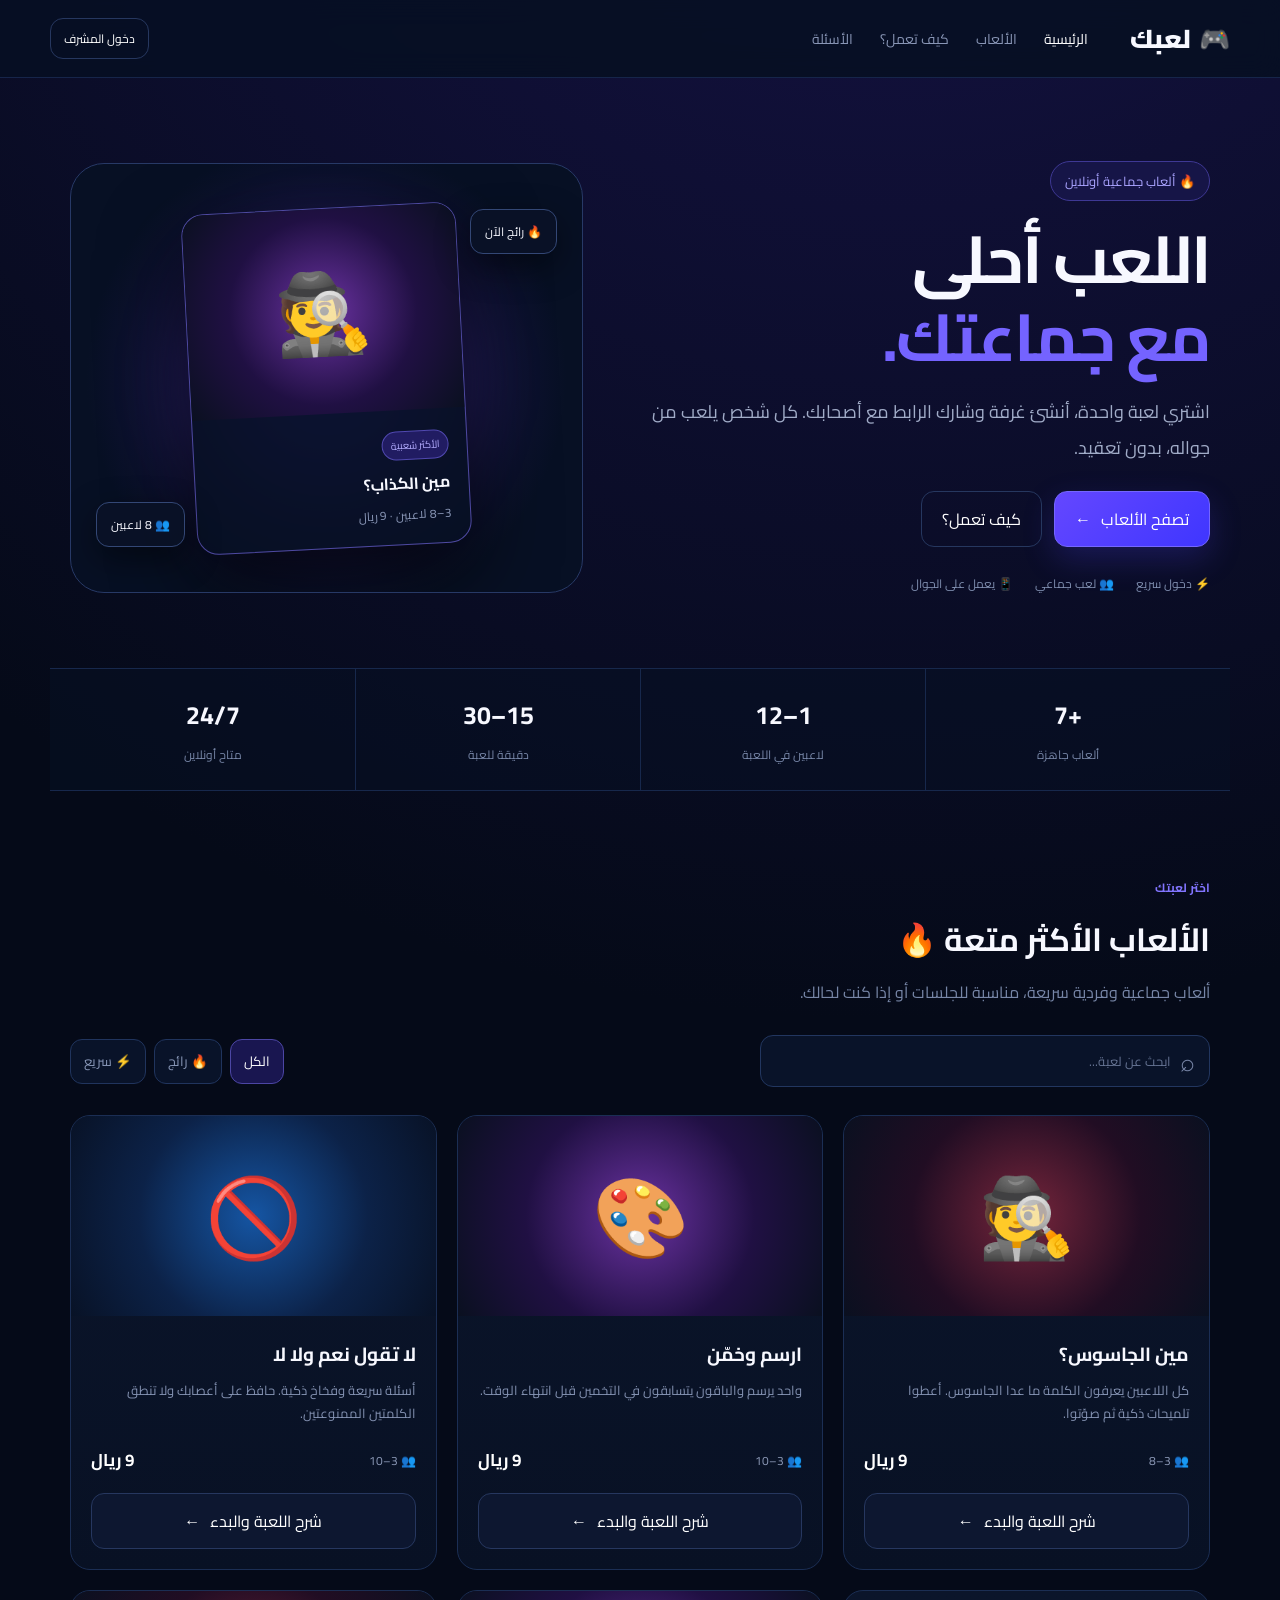
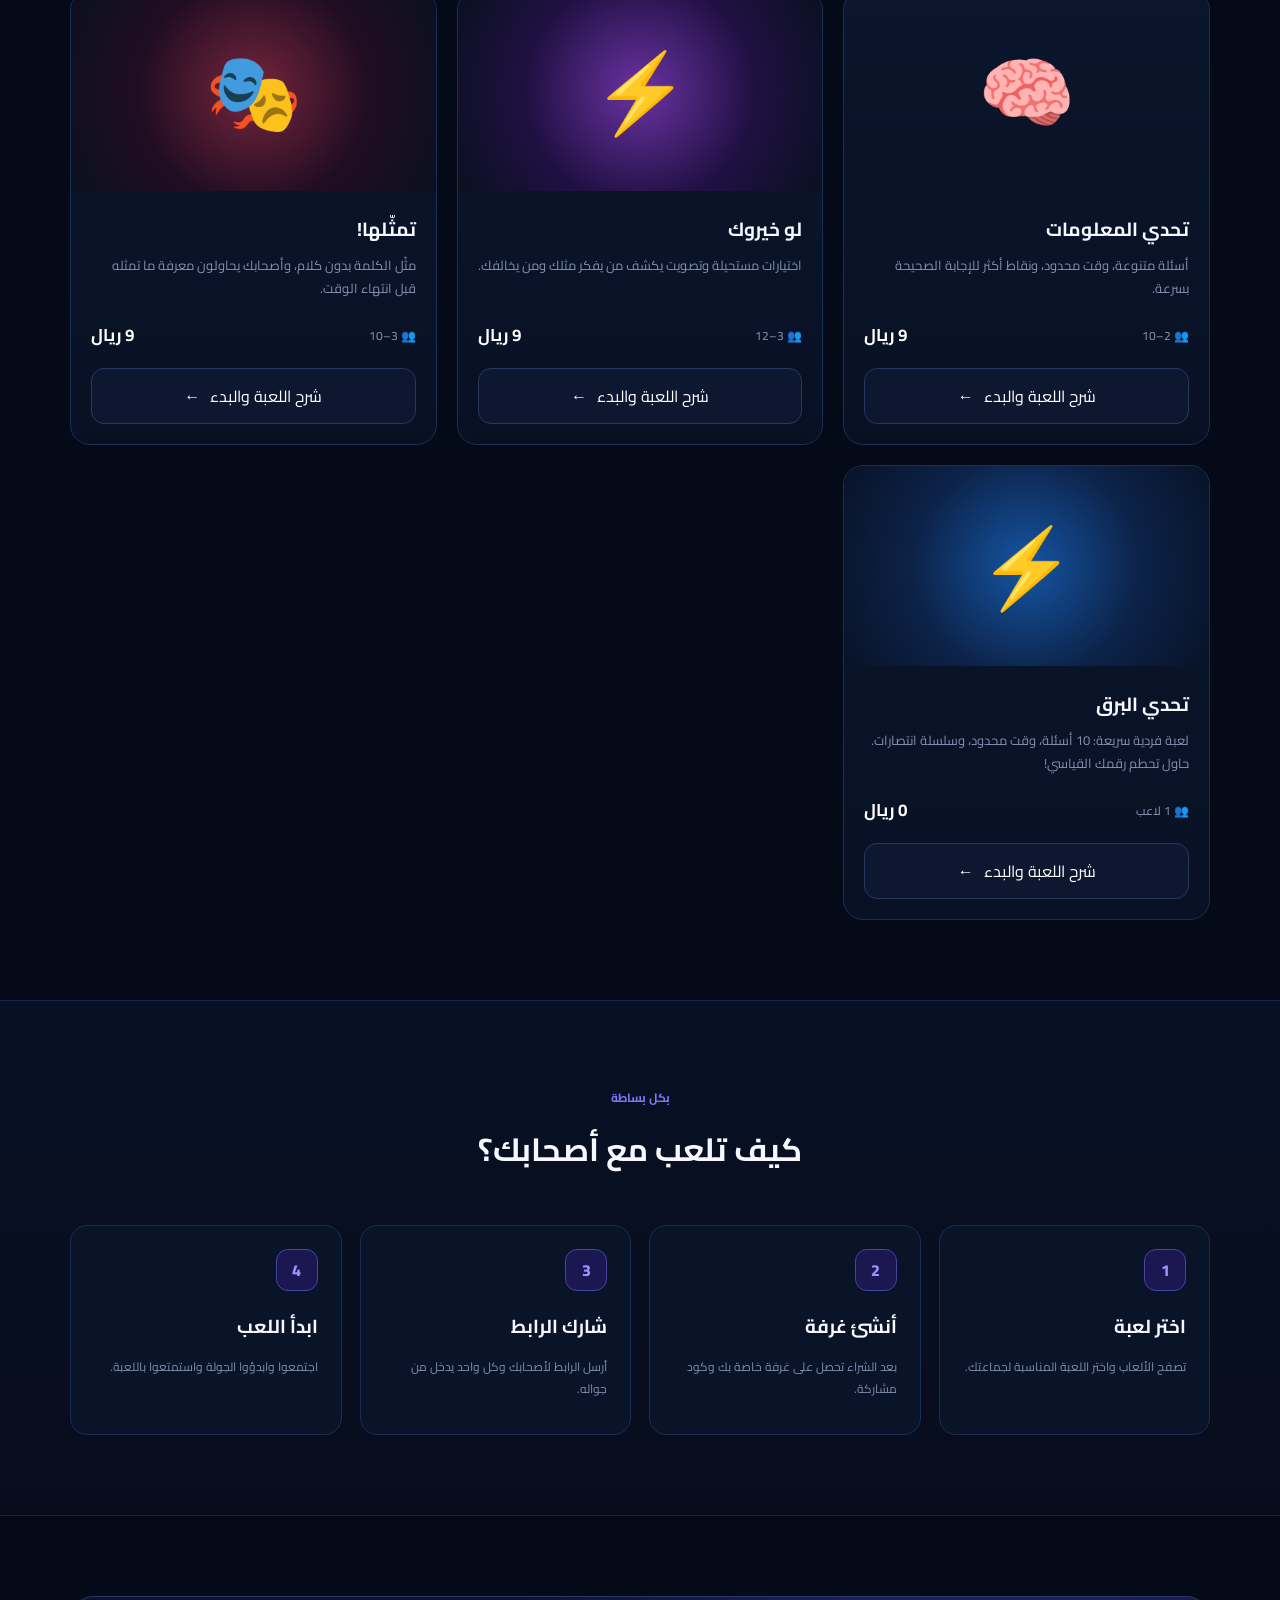
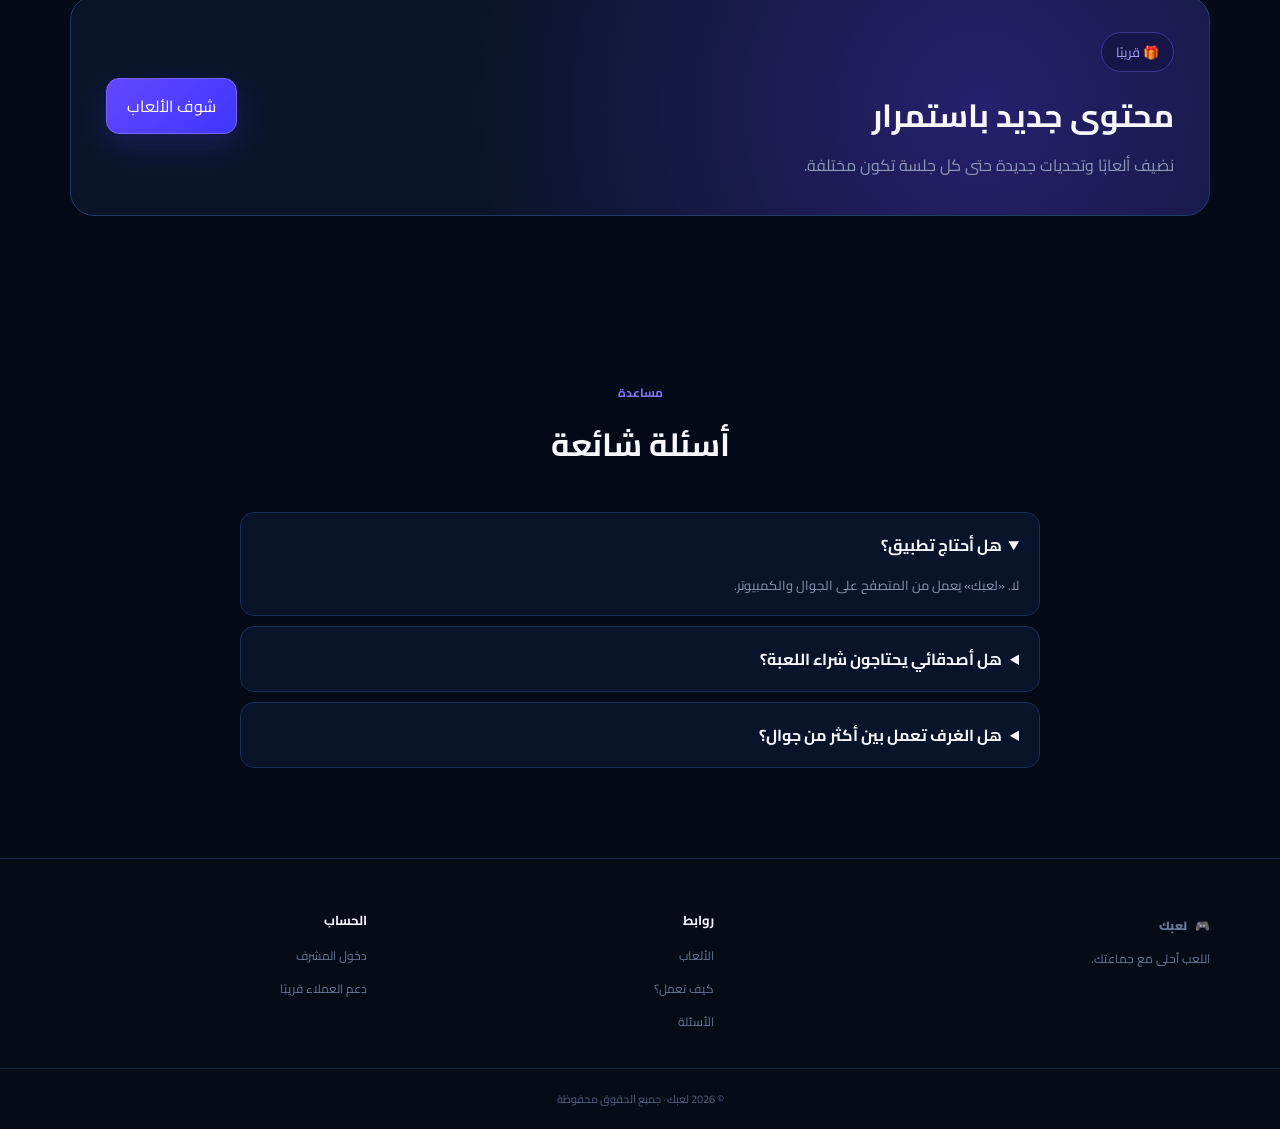
<file: index.html>
<!doctype html>
<html lang="ar" dir="rtl">
<head><meta charset="utf-8"><meta name="viewport" content="width=device-width,initial-scale=1"><meta name="theme-color" content="#070d1d"><title>لعبك | ألعاب جماعية أونلاين</title><link rel="stylesheet" href="styles.css"></head>
<body>
<header class="nav">
  <a class="logo" href="index.html"><span class="logo-mark">🎮</span><span>لعبك</span></a>
  <nav><a class="active" href="index.html">الرئيسية</a><a href="#games">الألعاب</a><a href="#how">كيف تعمل؟</a><a href="#faq">الأسئلة</a></nav>
  <div class="nav-actions"><a class="btn ghost small" href="admin.html">دخول المشرف</a><button class="menu-btn" onclick="toggleMenu()">☰</button></div>
</header>
<div id="mobileMenu" class="mobile-menu hidden"><a href="index.html">🏠 الرئيسية</a><a href="#games" onclick="toggleMenu()">🎮 الألعاب</a><a href="#how" onclick="toggleMenu()">✨ كيف تعمل؟</a><a href="#faq" onclick="toggleMenu()">❓ الأسئلة</a><a href="admin.html">👑 لوحة المشرف</a></div>
<main>
<section class="hero wrap">
  <div class="hero-copy"><span class="pill">🔥 ألعاب جماعية أونلاين</span><h1>اللعب أحلى<br><span>مع جماعتك.</span></h1><p>اشتري لعبة واحدة، أنشئ غرفة وشارك الرابط مع أصحابك. كل شخص يلعب من جواله، بدون تعقيد.</p><div class="hero-actions"><a class="btn primary" href="#games">تصفح الألعاب <b>←</b></a><a class="btn ghost" href="#how">كيف تعمل؟</a></div><div class="trust"><span>⚡ دخول سريع</span><span>👥 لعب جماعي</span><span>📱 يعمل على الجوال</span></div></div>
  <div class="hero-art"><div class="glow"></div><div class="hero-game-card"><div class="cover purple">🕵️</div><div class="hero-card-info"><span class="tag">الأكثر شعبية</span><b>مين الكذاب؟</b><small>3–8 لاعبين · 9 ريال</small></div></div><div class="float-chip chip-one">🔥 رائج الآن</div><div class="float-chip chip-two">👥 8 لاعبين</div></div>
</section>
<section class="stats-strip wrap"><div><b>+7</b><span>ألعاب جاهزة</span></div><div><b>1–12</b><span>لاعبين في اللعبة</span></div><div><b>15–30</b><span>دقيقة للعبة</span></div><div><b>24/7</b><span>متاح أونلاين</span></div></section>
<section id="games" class="section wrap"><div class="section-head"><div><span class="eyebrow">اختَر لعبتك</span><h2>الألعاب الأكثر متعة 🔥</h2><p>ألعاب جماعية وفردية سريعة، مناسبة للجلسات أو إذا كنت لحالك.</p></div></div><div class="game-tools"><div class="search"><span>⌕</span><input id="gameSearch" oninput="filterGames()" placeholder="ابحث عن لعبة..." autocomplete="off"></div><div class="filters"><button class="filter active" data-filter="all" onclick="setGameFilter('all',this)">الكل</button><button class="filter" data-filter="popular" onclick="setGameFilter('popular',this)">🔥 رائج</button><button class="filter" data-filter="quick" onclick="setGameFilter('quick',this)">⚡ سريع</button></div></div><div id="gamesGrid" class="grid"></div><div id="noGames" class="empty hidden">ما لقينا لعبة بهذا الاسم 😅</div></section>
<section id="how" class="how section"><div class="wrap"><div class="section-head center"><div><span class="eyebrow">بكل بساطة</span><h2>كيف تلعب مع أصحابك؟</h2></div></div><div class="steps"><article><div>1</div><h3>اختر لعبة</h3><p>تصفح الألعاب واختر اللعبة المناسبة لجماعتك.</p></article><article><div>2</div><h3>أنشئ غرفة</h3><p>بعد الشراء تحصل على غرفة خاصة بك وكود مشاركة.</p></article><article><div>3</div><h3>شارك الرابط</h3><p>أرسل الرابط لأصحابك وكل واحد يدخل من جواله.</p></article><article><div>4</div><h3>ابدأ اللعب</h3><p>اجتمعوا وابدؤوا الجولة واستمتعوا باللعبة.</p></article></div></div></section>
<section class="section wrap"><div class="promo"><div><span class="pill">🎁 قريبًا</span><h2>محتوى جديد باستمرار</h2><p>نضيف ألعابًا وتحديات جديدة حتى كل جلسة تكون مختلفة.</p></div><a class="btn primary" href="#games">شوف الألعاب</a></div></section>
<section id="faq" class="section wrap"><div class="section-head center"><div><span class="eyebrow">مساعدة</span><h2>أسئلة شائعة</h2></div></div><div class="faq"><details open><summary>هل أحتاج تطبيق؟</summary><p>لا. «لعبك» يعمل من المتصفح على الجوال والكمبيوتر.</p></details><details><summary>هل أصدقائي يحتاجون شراء اللعبة؟</summary><p>في النموذج الحالي، شخص واحد يشتري اللعبة وينشئ الغرفة ثم يدعو أصحابه.</p></details><details><summary>هل الغرف تعمل بين أكثر من جوال؟</summary><p>النسخة الحالية تجريبية. سنفعّل المزامنة الحقيقية بين الأجهزة مع ربط قاعدة البيانات.</p></details></div></section>
</main>
<footer><div class="wrap footer-inner"><div><a class="logo" href="index.html"><span class="logo-mark">🎮</span><span>لعبك</span></a><p>اللعب أحلى مع جماعتك.</p></div><div><b>روابط</b><a href="#games">الألعاب</a><a href="#how">كيف تعمل؟</a><a href="#faq">الأسئلة</a></div><div><b>الحساب</b><a href="admin.html">دخول المشرف</a><span>دعم العملاء قريبًا</span></div></div><div class="copyright">© 2026 لعبك · جميع الحقوق محفوظة</div></footer>
<script src="app.js"></script></body></html>
</file>
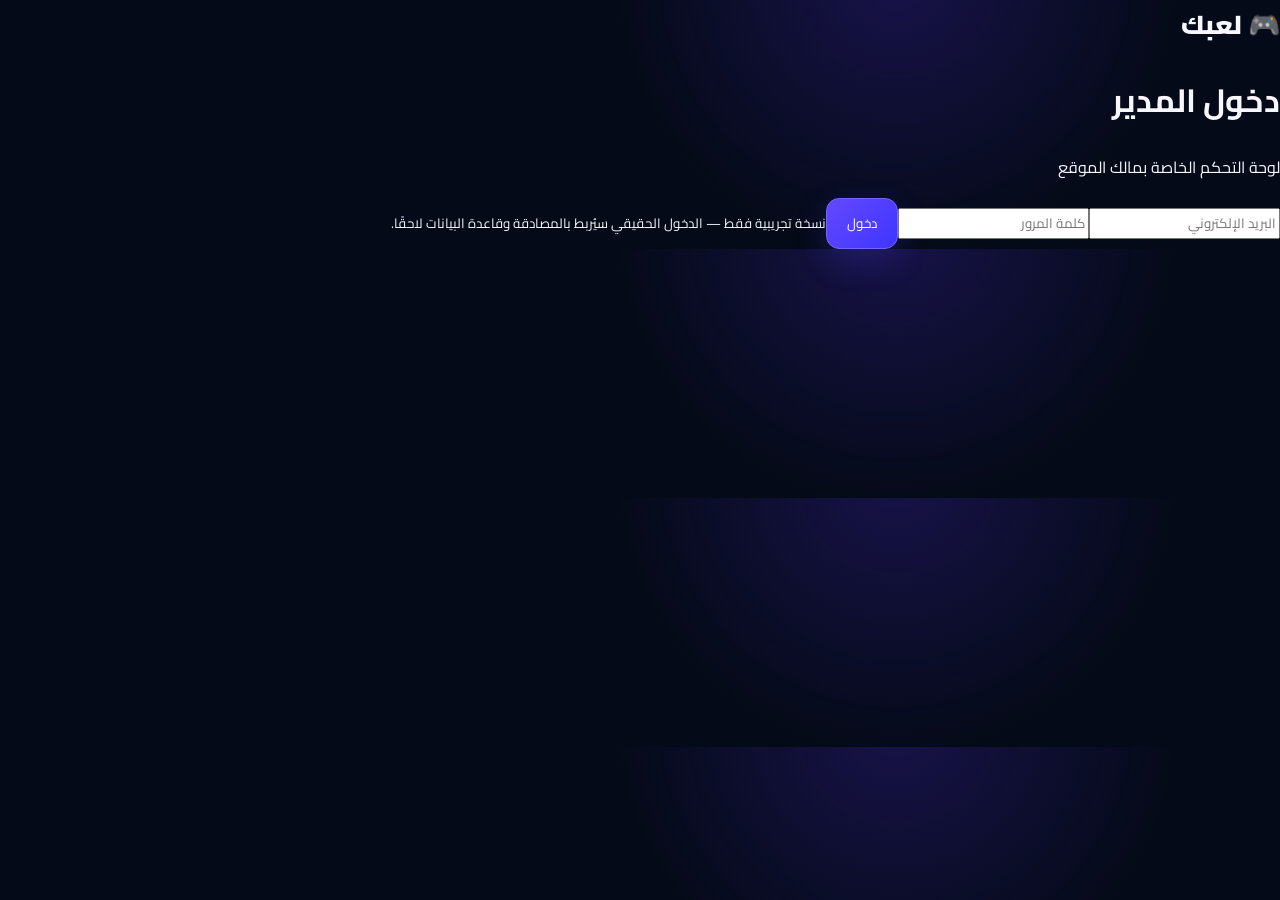
<file: admin.html>
<!doctype html><html lang="ar" dir="rtl"><head><meta charset="utf-8"><meta name="viewport" content="width=device-width,initial-scale=1"><title>لوحة المدير | لعبك</title><link rel="stylesheet" href="styles.css"></head><body class="admin-body"><div id="login" class="login"><div class="login-card"><div class="logo">🎮 لعبك</div><h1>دخول المدير</h1><p>لوحة التحكم الخاصة بمالك الموقع</p><input id="email" placeholder="البريد الإلكتروني"><input id="password" type="password" placeholder="كلمة المرور"><button class="btn primary wide" onclick="adminLogin()">دخول</button><small>نسخة تجريبية فقط — الدخول الحقيقي سيُربط بالمصادقة وقاعدة البيانات لاحقًا.</small></div></div>
<aside id="sidebar" class="sidebar hidden"><div class="logo">🎮 لعبك</div><div class="admin-name">👑 مدير الموقع<small>Super Admin</small></div><a class="side-active" href="admin.html">📊 الرئيسية</a><a href="#gamesAdmin">🎮 الألعاب</a><a href="#orders">💳 الطلبات</a><a href="#roomsAdmin">🏠 الغرف</a><button class="side-link" onclick="logout()">↩ تسجيل الخروج</button></aside>
<main id="dashboard" class="dashboard hidden"><div class="dash-head"><div><span class="muted">لوحة التحكم</span><h1>أهلًا بك 👋</h1></div><button class="btn primary" onclick="showAddGame()">+ إضافة لعبة</button></div><div class="metrics"><div><small>المبيعات</small><strong id="sales">0 ر.س</strong></div><div><small>المشتريات</small><strong id="purchases">0</strong></div><div><small>الألعاب</small><strong id="gameCount">0</strong></div><div><small>الغرف</small><strong id="roomCount">0</strong></div></div>
<section id="gamesAdmin" class="panel admin-panel"><div class="section-head"><h2>إدارة الألعاب</h2></div><div id="adminGames"></div></section>
<section id="orders" class="panel admin-panel"><div class="section-head"><h2>آخر المشتريات</h2></div><div id="ordersList"></div></section>
<section id="roomsAdmin" class="panel admin-panel"><div class="section-head"><h2>الغرف</h2></div><div id="roomsList"></div></section></main>
<div id="modal" class="modal hidden"><div class="modal-card"><h2 id="modalTitle">إضافة لعبة</h2><input id="gName" placeholder="اسم اللعبة"><textarea id="gDesc" placeholder="وصف اللعبة"></textarea><input id="gPrice" type="number" placeholder="السعر"><input id="gPlayers" placeholder="عدد اللاعبين، مثال 3–8"><div class="modal-actions"><button class="btn" onclick="closeModal()">إلغاء</button><button class="btn primary" onclick="saveGame()">حفظ ونشر</button></div></div></div><script src="app.js"></script></body></html>
</file>
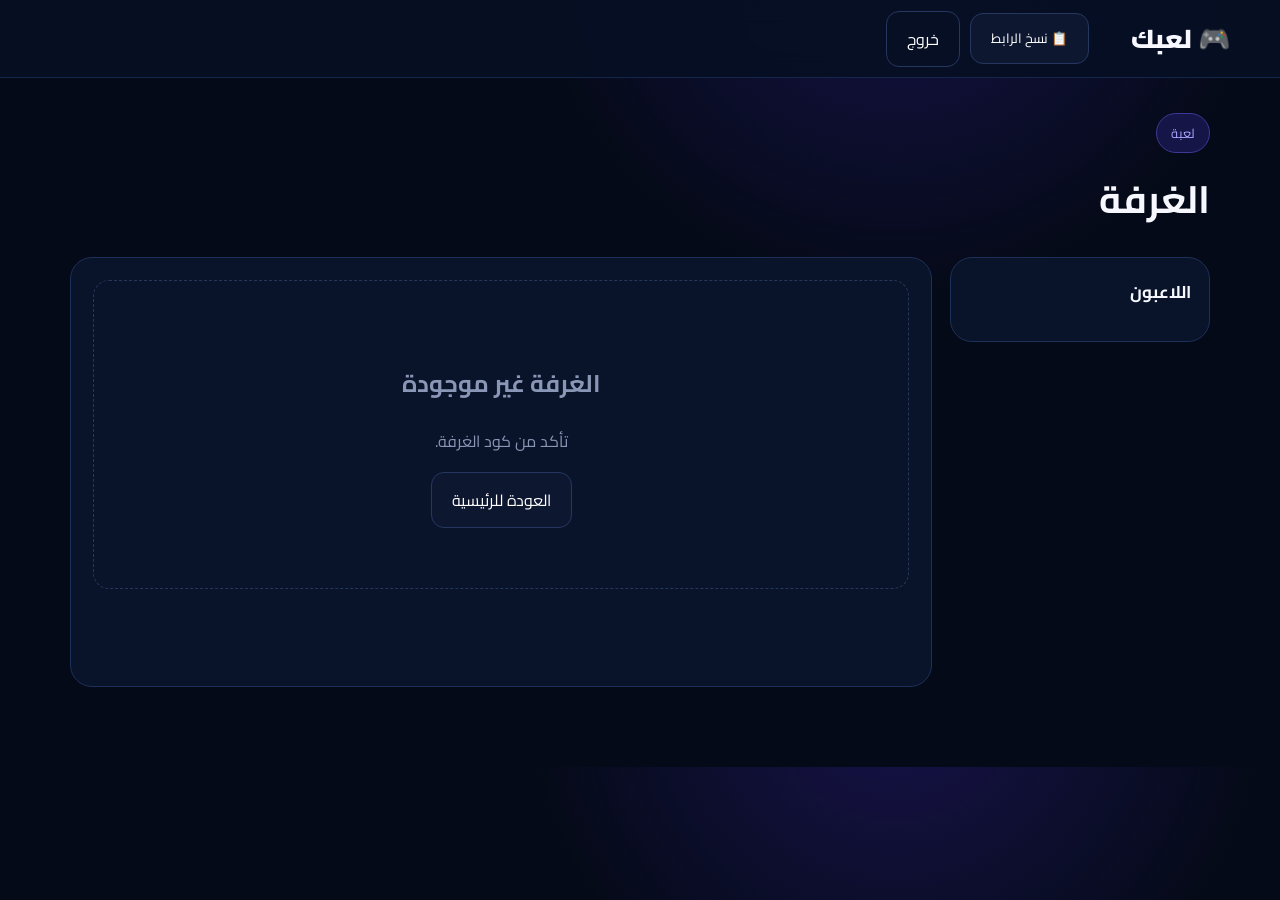
<file: room.html>
<!doctype html><html lang="ar" dir="rtl"><head><meta charset="utf-8"><meta name="viewport" content="width=device-width,initial-scale=1"><title>غرفة اللعب | لعبك</title><link rel="stylesheet" href="styles.css"></head><body><header class="nav"><a class="logo" href="index.html">🎮 لعبك</a><div class="nav-actions"><button class="btn" onclick="shareRoom()">📋 نسخ الرابط</button><a class="btn ghost" href="index.html">خروج</a></div></header><main class="room wrap"><div class="room-top"><div><span class="pill" id="roomGameName">لعبة</span><h1>الغرفة <span id="roomCode" class="code"></span></h1><small id="roomMeta" class="muted"></small></div></div><section class="room-panel"><div class="room-players"><h2>اللاعبون</h2><div id="roomPlayers" class="players"></div></div><div id="roomGame" class="room-stage"></div></section></main><script src="app.js"></script></body></html>
</file>
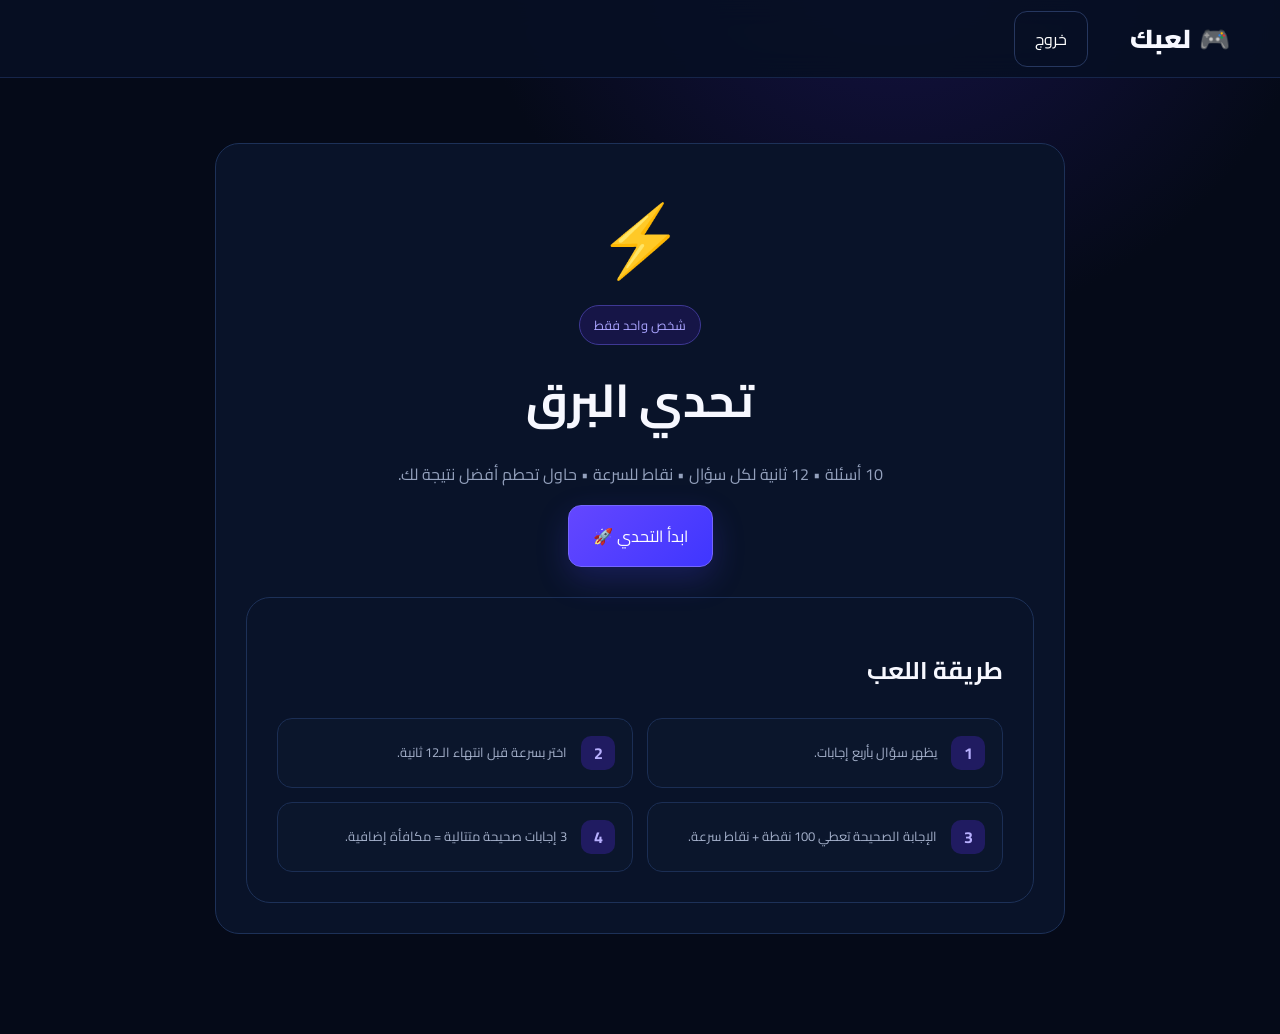
<file: solo.html>
<!doctype html>
<html lang="ar" dir="rtl">
<head>
<meta charset="utf-8"><meta name="viewport" content="width=device-width,initial-scale=1">
<meta name="theme-color" content="#070d1d"><title>تحدي البرق | لعبك</title>
<link rel="stylesheet" href="styles.css">
</head>
<body>
<header class="nav">
  <a class="logo" href="index.html"><span class="logo-mark">🎮</span><span>لعبك</span></a>
  <div class="nav-actions"><a class="btn ghost" href="index.html">خروج</a></div>
</header>
<main class="solo-page wrap" id="soloGame"></main>
<script src="app.js"></script>
<script>
(function(){
  const root=document.getElementById('soloGame');
  const questions=[
    ['ما عاصمة السعودية؟',['الرياض','جدة','أبها','الطائف'],0],
    ['كم عدد أيام الأسبوع؟',['5','6','7','8'],2],
    ['أي كوكب يُعرف بالكوكب الأحمر؟',['الزهرة','المريخ','المشتري','عطارد'],1],
    ['كم دقيقة في الساعة؟',['30','45','60','90'],2],
    ['ما أكبر محيط على الأرض؟',['الأطلسي','الهندي','الهادئ','المتجمد الشمالي'],2],
    ['كم ضلعًا للمثلث؟',['2','3','4','5'],1],
    ['أي حيوان يُعرف بسفينة الصحراء؟',['الحصان','الجمل','الفيل','الذئب'],1],
    ['ما ناتج 9 × 7؟',['56','63','72','79'],1],
    ['أي لون ينتج من خلط الأزرق والأصفر؟',['أحمر','أخضر','بنفسجي','برتقالي'],1],
    ['كم شهرًا في السنة؟',['10','11','12','13'],2]
  ];
  let state={i:0,score:0,streak:0,best:0,ends:0,locked:false,questions:[]};
  try{state.best=Number(localStorage.getItem('la3bak_solo_best')||0)}catch{}
  function shuffle(a){return [...a].sort(()=>Math.random()-.5)}
  function start(){state={i:0,score:0,streak:0,best:state.best,ends:Date.now()+12000,locked:false,questions:shuffle(questions)};render();tick()}
  function finish(){state.locked=true;try{if(state.score>state.best){state.best=state.score;localStorage.setItem('la3bak_solo_best',String(state.best))}}catch{};renderResult()}
  function render(){const q=state.questions[state.i];if(!q)return finish();root.innerHTML=`<section class="solo-head"><span class="pill">⚡ لعبة فردية</span><h1>تحدي البرق</h1><p>جاوب بسرعة وحاول تحطم أفضل نتيجة لك.</p><div class="solo-stats"><span>السؤال <b>${state.i+1}/10</b></span><span>النقاط <b>${state.score}</b></span><span>السلسلة 🔥 <b>${state.streak}</b></span><span>الوقت <b id="soloTimer">12</b>ث</span></div></section><section class="solo-card"><div class="progress"><span style="width:${((state.i)/10)*100}%"></span></div><h2>${esc(q[0])}</h2><div class="solo-answers">${q[1].map((a,i)=>`<button class="solo-answer" data-i="${i}" type="button">${esc(a)}</button>`).join('')}</div><p id="soloMsg" class="muted">كلما أسرعت، أخذت نقاطًا أكثر.</p></section>`;root.querySelectorAll('.solo-answer').forEach(b=>b.addEventListener('click',()=>answer(Number(b.dataset.i))))}
  function answer(choice){if(state.locked)return;state.locked=true;const q=state.questions[state.i];const correct=choice===q[2];const remaining=Math.max(0,state.ends-Date.now());const bonus=Math.min(50,Math.floor(remaining/250));if(correct){state.streak++;state.score+=100+bonus+(state.streak>=3?50:0)}else state.streak=0;root.querySelectorAll('.solo-answer').forEach((b,i)=>{b.disabled=true;if(i===q[2])b.classList.add('correct');if(i===choice&&!correct)b.classList.add('wrong')});const msg=root.querySelector('#soloMsg');if(msg)msg.textContent=correct?`إجابة صحيحة! +${100+bonus+(state.streak>=3?50:0)} نقطة 🎉`:'إجابة خاطئة 😅';setTimeout(()=>{state.i++;state.locked=false;if(state.i>=10)finish();else{state.ends=Date.now()+12000;render();tick()}},650)}
  let timerId=null;function tick(){clearInterval(timerId);timerId=setInterval(()=>{const el=document.getElementById('soloTimer');if(!el){clearInterval(timerId);return}const sec=Math.max(0,Math.ceil((state.ends-Date.now())/1000));el.textContent=sec;if(sec<=0&&!state.locked){clearInterval(timerId);state.locked=true;root.querySelectorAll('.solo-answer').forEach(b=>b.disabled=true);const msg=document.getElementById('soloMsg');if(msg)msg.textContent='انتهى الوقت ⏰';setTimeout(()=>{state.i++;state.locked=false;if(state.i>=10)finish();else{state.ends=Date.now()+12000;render();tick()}},650)}},100)}
  function renderResult(){clearInterval(timerId);root.innerHTML=`<section class="solo-result"><div class="result-emoji">🏆</div><span class="pill">انتهى التحدي</span><h1>نتيجتك: ${state.score}</h1><p>${state.score>=900?'مستوى نار 🔥':state.score>=650?'ممتاز جدًا 👏':state.score>=400?'بداية قوية 💪':'جرّب مرة ثانية وحطّم رقمك 😎'}</p><div class="solo-final"><div><small>أفضل نتيجة</small><b>${state.best}</b></div><div><small>أعلى سلسلة</small><b>${state.streak}</b></div></div><div class="action-row"><button class="btn primary" id="again" type="button">العب مرة ثانية 🔄</button><a class="btn" href="index.html">الألعاب</a></div></section>`;document.getElementById('again').addEventListener('click',start)}
  window.esc=window.esc||function(s){return String(s??'').replace(/[&<>"']/g,m=>({'&':'&amp;','<':'&lt;','>':'&gt;','"':'&quot;',"'":'&#039;'}[m]))};
  root.innerHTML=`<section class="solo-start"><div class="solo-icon">⚡</div><span class="pill">شخص واحد فقط</span><h1>تحدي البرق</h1><p>10 أسئلة • 12 ثانية لكل سؤال • نقاط للسرعة • حاول تحطم أفضل نتيجة لك.</p><button class="btn primary big" id="startSolo" type="button">ابدأ التحدي 🚀</button><div class="rules-card"><h2>طريقة اللعب</h2><div class="rules-list"><div><b>1</b><p>يظهر سؤال بأربع إجابات.</p></div><div><b>2</b><p>اختر بسرعة قبل انتهاء الـ12 ثانية.</p></div><div><b>3</b><p>الإجابة الصحيحة تعطي 100 نقطة + نقاط سرعة.</p></div><div><b>4</b><p>3 إجابات صحيحة متتالية = مكافأة إضافية.</p></div></div></div></section>`;
  document.getElementById('startSolo').addEventListener('click',start);
})();
</script>
</body></html>
</file>
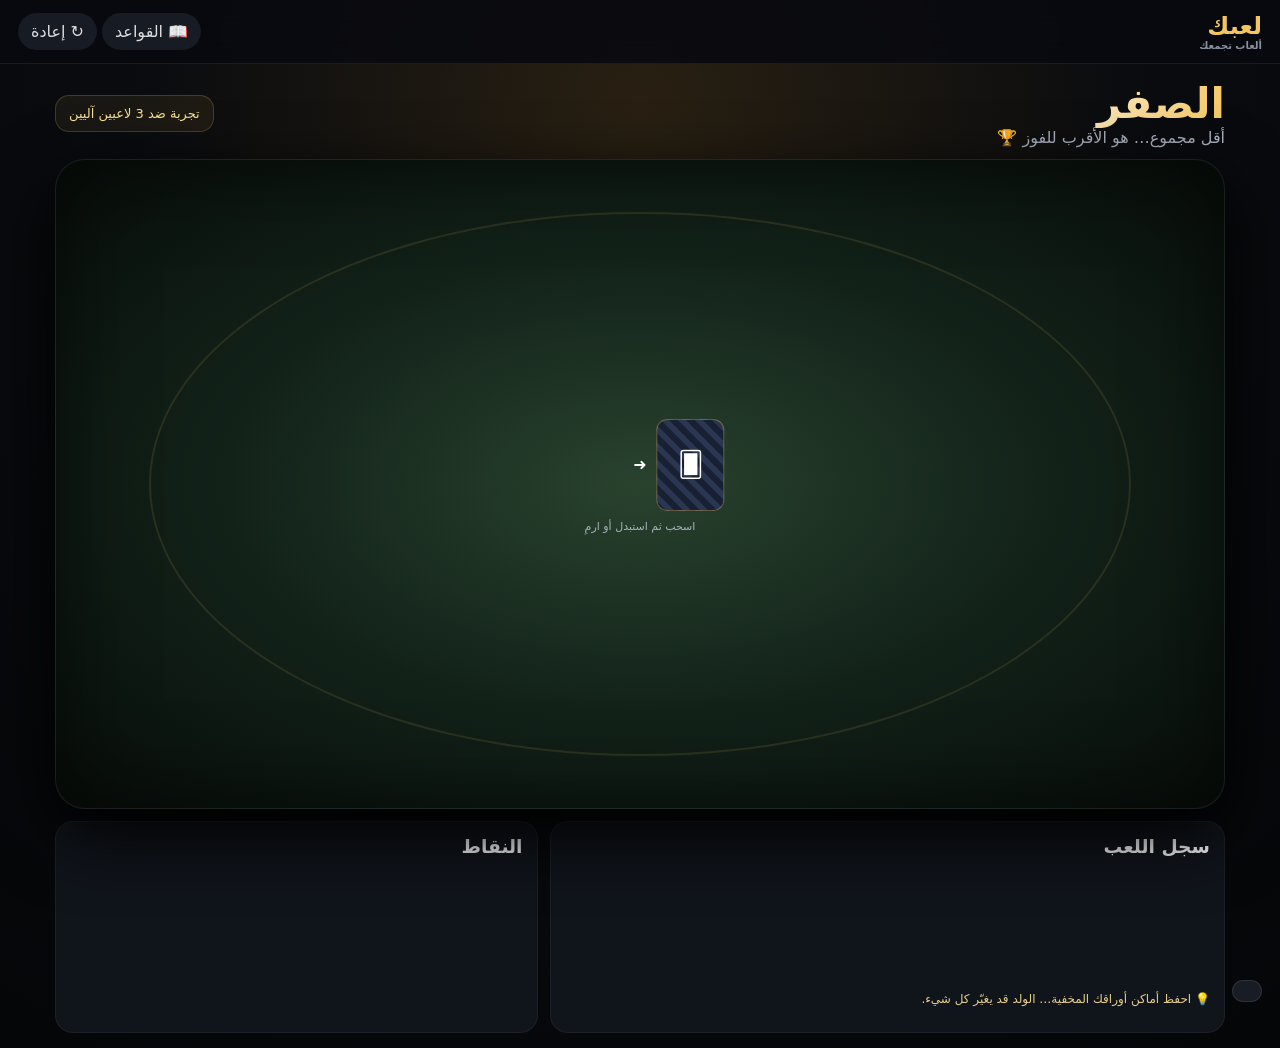
<file: zero.html>
<!doctype html><html lang="ar" dir="rtl"><head><meta charset="utf-8"><meta name="viewport" content="width=device-width,initial-scale=1"><title>الصفر | لعبك</title><style>
*{box-sizing:border-box}body{margin:0;background:radial-gradient(circle at 50% 10%,#292012,#090b0f 45%,#050608);color:#fff;font-family:system-ui,-apple-system,Segoe UI,Tahoma,sans-serif;min-height:100vh}button{font:inherit;cursor:pointer;border:0}.top{height:64px;padding:10px 18px;background:#090a0fdd;backdrop-filter:blur(12px);display:flex;justify-content:space-between;align-items:center;border-bottom:1px solid #ffffff12;position:sticky;top:0;z-index:5}.brand{font-size:24px;font-weight:900;color:#f4c65e}.brand small{display:block;font-size:10px;color:#89909e}.pill{background:#171b23;color:#ddd;padding:9px 13px;border-radius:999px}.wrap{max-width:1200px;margin:auto;padding:15px}.hero{display:flex;justify-content:space-between;align-items:center;gap:12px;margin-bottom:12px}.hero h1{margin:0;font-size:42px;background:linear-gradient(120deg,#fff,#f4c65e);color:transparent;background-clip:text}.hero p{margin:0;color:#aab1bf}.status{background:#f4c65e12;border:1px solid #f4c65e33;padding:10px 13px;border-radius:14px;color:#f8df99;font-size:13px}.table{height:650px;border-radius:30px;position:relative;overflow:hidden;border:1px solid #ffffff12;background:radial-gradient(ellipse at center,#29422e,#122219 50%,#080d0a);box-shadow:inset 0 0 90px #0008,0 25px 70px #000}.table:before{content:"";position:absolute;inset:8%;border:2px solid #d8ad5522;border-radius:50%}.seat{position:absolute;text-align:center;width:170px;z-index:2}.avatar{width:54px;height:54px;border-radius:50%;margin:auto;display:grid;place-items:center;background:linear-gradient(145deg,#303746,#11151c);border:2px solid #ffffff18;font-size:25px}.name{font-weight:800;margin-top:5px}.score{font-size:12px;color:#aab1bf}.you{bottom:15px;left:50%;transform:translateX(-50%)}.left{left:10px;top:40%;transform:translateY(-50%)}.right{right:10px;top:40%;transform:translateY(-50%)}.topseat{top:10px;left:50%;transform:translateX(-50%)}.turn .avatar{border-color:#f4c65e;box-shadow:0 0 25px #f4c65e66;animation:p 1.2s infinite}@keyframes p{50%{transform:scale(1.06)}}.hand{display:flex;justify-content:center;gap:5px;margin-top:7px;min-height:62px}.card{width:43px;height:62px;border-radius:8px;background:linear-gradient(145deg,#fff,#dcdcdc);color:#111;display:flex;flex-direction:column;justify-content:space-between;padding:5px;font-weight:900;box-shadow:0 7px 14px #0009;transition:.2s}.card:hover{transform:translateY(-8px)}.red{color:#d8324b}.back{background:repeating-linear-gradient(45deg,#172033,#172033 5px,#293754 5px,#293754 10px);color:#e4bd62;border:1px solid #d9ad5966;justify-content:center;align-items:center}.zero{box-shadow:0 0 0 2px #f4c65e66,0 8px 15px #000}.center{position:absolute;left:50%;top:47%;transform:translate(-50%,-50%);display:flex;align-items:center;gap:10px}.pile,.disc{width:68px;height:92px;border-radius:11px}.pile{display:grid;place-items:center;background:repeating-linear-gradient(45deg,#182033,#182033 6px,#2a3652 6px,#2a3652 12px);border:1px solid #d9ad5966;font-size:25px}.disc .card{width:68px;height:92px}.label{position:absolute;top:calc(47% + 55px);left:50%;transform:translateX(-50%);font-size:11px;color:#aab1bf;white-space:nowrap}.controls{position:absolute;bottom:15px;left:50%;transform:translateX(-50%);display:flex;gap:7px;justify-content:center;flex-wrap:wrap;width:95%;z-index:3}.action{padding:11px 15px;border-radius:13px;font-weight:900;background:linear-gradient(135deg,#e8b74d,#fff0ad);color:#171109;box-shadow:0 8px 20px #0008}.secondary{background:#171c25;color:#fff;border:1px solid #ffffff12}.info{display:grid;grid-template-columns:1.4fr 1fr;gap:12px;margin-top:12px}.panel{background:#10141b;border:1px solid #ffffff0d;border-radius:18px;padding:14px}.panel h3{margin:0 0 8px}.log{height:115px;overflow:auto;color:#b9c0cc;font-size:13px;line-height:1.8}.row{display:flex;justify-content:space-between;padding:8px;background:#171b23;border-radius:9px;margin:5px 0}.modal{position:fixed;inset:0;background:#000b;display:grid;place-items:center;padding:18px;z-index:20}.box{width:min(520px,100%);background:#151923;border:1px solid #ffffff18;border-radius:22px;padding:22px;box-shadow:0 25px 70px #000}.box h2{color:#f4c65e;margin-top:0}.choices{display:grid;grid-template-columns:1fr 1fr;gap:8px}.choices button{padding:11px;border-radius:11px;background:#202531;color:#fff;border:1px solid #ffffff10}.toast{position:fixed;bottom:18px;right:18px;background:#171c25;border:1px solid #ffffff18;padding:10px 14px;border-radius:12px;transform:translateY(120px);transition:.25s;z-index:30}.toast.on{transform:none}@media(max-width:750px){.wrap{padding:9px}.table{height:690px;border-radius:22px}.seat{width:120px}.left{left:-8px}.right{right:-8px}.hero h1{font-size:34px}.hero p{font-size:11px}.status{font-size:10px}.card{width:36px;height:55px;font-size:12px}.hand{gap:3px}.info{grid-template-columns:1fr}.center{top:45%}.label{top:calc(45% + 55px)}}
</style></head><body>
<header class="top"><div class="brand">لعبك <small>ألعاب تجمعك</small></div><div><button class="pill" onclick="rules()">📖 القواعد</button> <button class="pill" onclick="location.reload()">↻ إعادة</button></div></header>
<div class="wrap"><div class="hero"><div><h1>الصفر</h1><p>أقل مجموع… هو الأقرب للفوز 🏆</p></div><div id="status" class="status">تجربة ضد 3 لاعبين آليين</div></div>
<div class="table"><div id="s2" class="seat topseat"></div><div id="s1" class="seat left"></div><div id="s3" class="seat right"></div><div id="s0" class="seat you"></div><div class="center"><div class="pile">🂠</div><span>➜</span><div id="disc" class="disc"></div></div><div class="label">اسحب ثم استبدل أو ارمِ</div><div id="controls" class="controls"></div></div>
<div class="info"><div class="panel"><h3>سجل اللعب</h3><div id="log" class="log"></div><p style="color:#e6ce8c;font-size:12px">💡 احفظ أماكن أوراقك المخفية… الولد قد يغيّر كل شيء.</p></div><div class="panel"><h3>النقاط</h3><div id="scores"></div></div></div></div>
<div id="modal" class="modal" style="display:none"><div id="box" class="box"></div></div><div id="toast" class="toast"></div>
<script>
const suits=[['♠',0],['♥',1],['♦',1],['♣',0]],ranks=['A','2','3','4','5','6','7','8','9','10','J','Q','K'];let P=[{n:'أنت',e:'😎',bot:false,s:0},{n:'سلمان',e:'🧔',bot:true,s:0},{n:'نورة',e:'👩🏻',bot:true,s:0},{n:'راشد',e:'🧑🏻',bot:true,s:0}],deck,discard=[],turn=0,drawn=null,phase='peek',peek=20,selected=-1,called=false,extra=0,over=false,timer;
const val=c=>c.r==='10'&&c.s==='♥'?0:c.r==='A'?1:['J','Q','K'].includes(c.r)?10:+c.r;
function newDeck(){let d=[];for(const [s] of suits)for(const r of ranks)d.push({s,r,id:Math.random()});return d.sort(()=>Math.random()-.5)}function card(c,back=false){return `<div class="card ${c.s==='♥'||c.s==='♦'?'red':''} ${val(c)===0?'zero':''} ${back?'back':''}">${back?'★':`<span>${c.r}</span><span>${c.s}</span>`}</div>`}function lg(x){log.innerHTML='<div>• '+x+'</div>'+log.innerHTML}function msg(x){toast.textContent=x;toast.classList.add('on');setTimeout(()=>toast.classList.remove('on'),1600)}
function render(){[0,1,2,3].forEach(i=>{let p=P[i],el=document.getElementById('s'+i),where=i===0?'you':i===1?'left':i===2?'topseat':'right';el.className='seat '+where+(turn===i?' turn':'');let h=p.h.map((c,j)=>card(c,p.bot||(!c.v)));el.innerHTML=`<div class="avatar">${p.e}</div><div class="name">${p.n}</div><div class="score">${p.s} نقطة</div><div class="hand">${h.join('')}</div>`});document.getElementById('disc').innerHTML=discard.length?card(discard.at(-1)):'';status.textContent=phase==='peek'?`احفظ أوراقك • ${peek} ثانية`:called?'جولة الكشف مستمرة…':'دور '+P[turn].n;controls();scores.innerHTML=P.map(p=>`<div class="row"><span>${p.e} ${p.n}</span><b>${p.s}</b></div>`).join('')}
function controls(){let c=document.getElementById('controls');if(over){c.innerHTML='';return}if(phase==='peek'){c.innerHTML='<button class="action" onclick="finishPeek()">✓ تأكيد النظر</button>';return}if(called&&turn===0&&extra>=4){c.innerHTML='<button class="action" onclick="reveal()">🔎 تأكيد الكشف</button><button class="action secondary" onclick="cancelCall()">إلغاء</button>';return}if(turn!==0){c.innerHTML='<button class="action secondary" disabled>⏳ دور '+P[turn].n+'</button>';return}if(drawn)c.innerHTML='<button class="action" onclick="replace()">استبدل الورقة</button><button class="action secondary" onclick="throwCard()">ارمِ الورقة</button>';else c.innerHTML='<button class="action" onclick="take()">🂠 اسحب ورقة</button><button class="action secondary" onclick="callReveal()">🔎 كشف</button>'}
function finishPeek(){clearInterval(timer);phase='play';lg('انتهى وقت الحفظ. بدأت الجولة!');render()}function take(){if(turn||drawn)return;drawn=deck.pop();lg('سحبت ورقة جديدة.');render()}function replace(){let h=P[0].h;document.getElementById('modal').style.display='grid';box.innerHTML='<h2>اختر مكان الورقة</h2><div class="choices">'+h.map((c,i)=>`<button onclick="doReplace(${i})">مكان ${i+1}<br>${c.v?c.r+c.s:'مخفية'}</button>`).join('')+'</div>'}function doReplace(i){discard.push(P[0].h[i]);P[0].h[i]=drawn;P[0].h[i].v=true;drawn=null;close();lg('استبدلت ورقة من يدك.');next()}function throwCard(){discard.push(drawn);drawn=null;lg('رميت الورقة المسحوبة.');next()}function next(){turn=(turn+1)%4;if(called)extra++;render();if(turn) setTimeout(bot,700)}
function bot(){if(over||!turn)return;let p=P[turn],d=deck.pop(),mx=Math.max(...p.h.map(val)),i=p.h.map(val).indexOf(mx);if(val(d)<mx){discard.push(p.h[i]);p.h[i]=d;p.h[i].v=false;lg(p.n+' استبدل ورقة عالية.')}else discard.push(d);next()}
function callReveal(){called=true;extra=0;lg('قلت «كشف»! كل لاعب يحصل على لفة إضافية.');next()}function cancelCall(){called=false;extra=0;lg('ألغيت الكشف.');render()}function reveal(){called=false;over=true;P.forEach(p=>p.total=p.h.reduce((a,c)=>a+val(c),0));let low=Math.min(...P.map(p=>p.total));P.forEach(p=>p.s+=p.total);if(P[0].total===low){P[0].s-=P[0].total*2;lg('🎉 كشف صحيح! حصلت على مضاعفة.')}else{P[0].s+=10;lg('⚠️ الكشف غير صحيح: +10 جزاء.')}render();setTimeout(()=>result(low),300)}function result(low){document.getElementById('modal').style.display='grid';box.innerHTML='<h2>🏆 نتيجة الجولة</h2>'+P.map(p=>`<div class="row"><span>${p.e} ${p.n}</span><b>${p.total} → ${p.s}</b></div>`).join('')+`<p style="text-align:center;font-size:22px">الأقل: <b>${P.find(p=>p.total===low).n}</b></p><button class="action" style="width:100%" onclick="location.reload()">▶ جولة جديدة</button>`}function close(){document.getElementById('modal').style.display='none'}function rules(){document.getElementById('modal').style.display='grid';box.innerHTML='<h2>📖 طريقة اللعب</h2><p>8 أوراق لكل لاعب. في البداية لديك 20 ثانية لترتيب أوراقك وحفظ أماكنها.</p><p>❤️10 = 0 • A = 1 • 2–9 بقيمتها • 10 وJ وQ وK = 10.</p><p>اسحب ورقة ثم استبدلها بإحدى أوراقك أو ارمها. هدفك أقل مجموع.</p><p>🔎 «كشف»: كل لاعب يأخذ لفة إضافية ثم يظهر حساب الجولة.</p><button class="action" onclick="close()">فهمت</button>}
document.addEventListener('click',e=>{let c=e.target.closest('#s0 .card');if(!c||turn!==0||drawn||phase!=='play')return;selected=[...document.querySelectorAll('#s0 .card')].indexOf(c);msg('تم تحديد مكان الورقة '+(selected+1))});
function init(){deck=newDeck();discard=[deck.pop()];P.forEach(p=>{p.h=[];for(let i=0;i<8;i++)p.h.push(deck.pop());p.h.forEach((c,i)=>c.v=i<4&&!p.bot)});lg('بدأت الجولة. لديك 20 ثانية لحفظ أوراقك.');render();timer=setInterval(()=>{peek--;render();if(peek<=0)finishPeek()},1000)}init();
</script></body></html>
</file>
<file: styles.css>
@import url('https://fonts.googleapis.com/css2?family=Cairo:wght@400;500;600;700;800;900&display=swap');
:root{--bg:#050a18;--card:#0a1328;--card2:#0d1832;--line:#1b2d55;--muted:#8997ba;--text:#f7f8ff;--primary:#6447ff;--primary2:#3f36ff;--green:#67e0b0}*{box-sizing:border-box}html{scroll-behavior:smooth}body{margin:0;background:radial-gradient(circle at 70% -10%,#17134a 0,transparent 30%),var(--bg);color:var(--text);font-family:Cairo,Arial,sans-serif}a{text-decoration:none;color:inherit}button,input{font-family:inherit}.wrap{max-width:1180px;margin:auto;padding-left:20px;padding-right:20px}.nav{height:78px;border-bottom:1px solid #16254a;display:flex;align-items:center;padding:0 max(20px,calc((100% - 1180px)/2));gap:42px;background:#071024ee;backdrop-filter:blur(14px);position:sticky;top:0;z-index:20}.logo{display:flex;align-items:center;gap:8px;font-size:26px;font-weight:900;white-space:nowrap}.logo-mark{font-size:25px}.nav nav{display:flex;gap:27px;flex:1}.nav nav a{color:#8996b6;font-size:14px}.nav nav a:hover,.nav nav a.active{color:#fff}.nav-actions{display:flex;align-items:center;gap:10px}.btn{display:inline-flex;align-items:center;justify-content:center;gap:10px;border:1px solid #26375f;background:#0d1730;color:#fff;border-radius:13px;padding:12px 20px;cursor:pointer;transition:.2s}.btn:hover{transform:translateY(-1px);border-color:#4d5e91}.btn.primary{background:linear-gradient(135deg,var(--primary),var(--primary2));border-color:#7566ff;box-shadow:0 12px 32px #5143ff38}.btn.ghost{background:transparent}.btn.small{padding:8px 13px;font-size:12px}.menu-btn{display:none;background:#0d1730;color:#fff;border:1px solid #25365d;border-radius:11px;padding:9px 12px;font-size:20px}.mobile-menu{position:fixed;top:78px;right:15px;left:15px;background:#0a1226;border:1px solid #26385f;border-radius:16px;padding:10px;z-index:19;box-shadow:0 20px 60px #000b}.mobile-menu a{display:block;padding:14px;border-radius:10px;color:#bdc6dd}.mobile-menu a:hover{background:#121e3a;color:#fff}.hidden{display:none!important}.hero{min-height:590px;display:grid;grid-template-columns:1.05fr .95fr;gap:60px;align-items:center;padding-top:65px;padding-bottom:55px}.pill{display:inline-flex;border:1px solid #3e3894;background:#161547;color:#aaa4ff;border-radius:30px;padding:7px 14px;font-size:13px}.hero h1{font-size:66px;line-height:1.18;margin:20px 0 12px;letter-spacing:-2px}.hero h1 span{color:#7463ff}.hero p{color:#a1acc8;line-height:2;font-size:18px;max-width:600px}.hero-actions{display:flex;gap:12px;margin-top:25px}.trust{display:flex;gap:22px;flex-wrap:wrap;color:#7f8eaf;font-size:12px;margin-top:25px}.hero-art{height:430px;position:relative;display:flex;align-items:center;justify-content:center;background:radial-gradient(circle at 50% 50%,#3324b8 0,#171442 38%,#071024 72%);border:1px solid #273966;border-radius:34px;overflow:hidden}.glow{position:absolute;width:280px;height:280px;border-radius:50%;background:#6b52ff40;filter:blur(35px)}.hero-game-card{position:relative;width:275px;background:#071024e8;border:1px solid #4e49a0;border-radius:22px;overflow:hidden;box-shadow:0 30px 80px #000b;transform:rotate(-3deg)}.hero-game-card .cover{height:205px}.cover{display:flex;align-items:center;justify-content:center;font-size:78px}.red{background:radial-gradient(circle,#76253b,#210d23 55%,#0a1020)}.purple{background:radial-gradient(circle,#6b32a2,#201043 55%,#0a1020)}.blue{background:radial-gradient(circle,#1555a3,#0c2248 55%,#081226)}.hero-card-info{padding:18px}.hero-card-info b,.hero-card-info small{display:block}.hero-card-info small{color:#8b98b8;margin-top:5px;font-size:12px}.tag{display:inline-block;background:#211c62;color:#b4adff;border:1px solid #5048b0;border-radius:20px;padding:4px 8px;font-size:10px;margin-bottom:8px}.float-chip{position:absolute;padding:10px 14px;background:#0a1227dd;border:1px solid #334775;border-radius:13px;box-shadow:0 12px 35px #0007;font-size:12px}.chip-one{top:45px;right:25px}.chip-two{bottom:45px;left:25px}.stats-strip{display:grid;grid-template-columns:repeat(4,1fr);border-top:1px solid #17284c;border-bottom:1px solid #17284c;background:#07102480}.stats-strip div{text-align:center;padding:22px 10px;border-left:1px solid #17284c}.stats-strip div:last-child{border-left:0}.stats-strip b{display:block;font-size:25px}.stats-strip span{color:#7786a7;font-size:12px}.section{padding-top:80px;padding-bottom:80px}.section-head{display:flex;justify-content:space-between;align-items:end}.section-head.center{justify-content:center;text-align:center}.eyebrow{color:#8275ff;font-size:12px;font-weight:700}.section h2{font-size:32px;margin:8px 0}.section-head p{color:#7786a7;margin:0}.game-tools{display:flex;gap:14px;align-items:center;justify-content:space-between;margin:28px 0}.search{flex:1;max-width:450px;display:flex;align-items:center;gap:9px;border:1px solid #22365f;background:#091329;border-radius:13px;padding:0 14px}.search span{font-size:25px;color:#7987a8}.search input{width:100%;border:0;outline:0;background:transparent;color:#fff;padding:13px 0;font-size:13px}.search input::placeholder{color:#657392}.filters{display:flex;gap:8px;flex-wrap:wrap}.filter{border:1px solid #20345d;background:#091329;color:#8897b7;border-radius:12px;padding:9px 13px;cursor:pointer}.filter.active,.filter:hover{background:#191650;color:#fff;border-color:#4c46a4}.grid{display:grid;grid-template-columns:repeat(3,1fr);gap:20px}.game-card{background:linear-gradient(180deg,#0b152b,#081124);border:1px solid #1b2e54;border-radius:20px;overflow:hidden;transition:.22s}.game-card:hover{transform:translateY(-5px);border-color:#3a4f82;box-shadow:0 20px 45px #0005}.game-card .cover{height:200px}.game-info{padding:20px}.game-info h3{margin:0 0 7px;font-size:19px}.game-info p{color:#8492b2;font-size:13px;line-height:1.8;min-height:48px;margin:0}.game-meta{display:flex;justify-content:space-between;align-items:center;margin:17px 0;color:#8b98b6;font-size:12px}.game-meta strong{color:#fff;font-size:17px}.game-info .btn{width:100%}.empty{text-align:center;color:#8996b5;border:1px dashed #26375b;border-radius:16px;padding:35px}.how{background:linear-gradient(180deg,#071024,#080d1d);border-top:1px solid #15264a;border-bottom:1px solid #15264a}.steps{display:grid;grid-template-columns:repeat(4,1fr);gap:18px;margin-top:38px}.steps article{background:#0a1429;border:1px solid #1a2d52;border-radius:17px;padding:23px}.steps article>div{width:42px;height:42px;border-radius:12px;display:grid;place-items:center;background:#1b1751;color:#9b92ff;border:1px solid #4a43a0;font-weight:800}.steps h3{margin:18px 0 7px}.steps p{color:#7f8eaf;font-size:12px;line-height:1.8}.promo{border:1px solid #273967;border-radius:24px;padding:35px;display:flex;align-items:center;justify-content:space-between;background:radial-gradient(circle at 80% 50%,#27206d,#0a1429 55%)}.promo h2{margin:13px 0 5px}.promo p{color:#8d9ab9;margin:0}.faq{max-width:800px;margin:30px auto 0}.faq details{border:1px solid #1b2e54;background:#091329;border-radius:14px;margin:10px 0;padding:17px 20px}.faq summary{cursor:pointer;font-weight:700}.faq p{color:#8997b5;line-height:1.9;font-size:13px;margin-bottom:0}footer{border-top:1px solid #17284b;background:#060b18}.footer-inner{display:grid;grid-template-columns:1.5fr 1fr 1fr;gap:50px;padding-top:45px;padding-bottom:35px}.footer-inner p,.footer-inner span,.footer-inner a:not(.logo){display:block;color:#687795;font-size:12px;margin-top:10px}.footer-inner b{font-size:13px}.copyright{text-align:center;border-top:1px solid #132444;padding:20px;color:#52617f;font-size:11px}
@media(max-width:800px){.nav{height:70px;padding:0 16px;justify-content:space-between}.nav nav{display:none}.menu-btn{display:block}.nav-actions .btn{display:none}.hero{grid-template-columns:1fr;min-height:auto;padding-top:45px}.hero h1{font-size:48px}.hero-art{height:330px}.stats-strip{grid-template-columns:repeat(2,1fr)}.stats-strip div{border-bottom:1px solid #17284c}.grid,.steps{grid-template-columns:1fr 1fr}.game-tools{align-items:stretch;flex-direction:column}.search{max-width:none}.promo{gap:25px;align-items:flex-start;flex-direction:column}.footer-inner{grid-template-columns:1fr 1fr}}
@media(max-width:500px){.hero h1{font-size:42px}.hero p{font-size:15px}.hero-actions{flex-direction:column}.hero-actions .btn{width:100%}.hero-art{height:300px}.hero-game-card{width:235px}.hero-game-card .cover{height:170px}.grid,.steps{grid-template-columns:1fr}.section{padding-top:60px;padding-bottom:60px}.section h2{font-size:27px}.footer-inner{grid-template-columns:1fr}.trust{gap:10px;flex-direction:column}.float-chip{font-size:10px}.chip-one{right:10px}.chip-two{left:10px}}
/* Game detail + room UI */
.detail{padding-top:50px;padding-bottom:80px}.game-detail-head{display:grid;grid-template-columns:.9fr 1.1fr;gap:34px;align-items:center}.detail-cover{min-height:360px;border:1px solid #2b3d67;border-radius:28px;display:flex;flex-direction:column;align-items:center;justify-content:center;font-size:110px;box-shadow:0 30px 80px #0006}.detail-cover span{font-size:25px;font-weight:900;margin-top:12px}.detail-copy h1{font-size:48px;margin:15px 0 10px}.lead{color:#9ba8c5;font-size:17px;line-height:2}.stats{display:flex;gap:10px;flex-wrap:wrap;margin:22px 0}.stats span{border:1px solid #26385e;background:#0a1429;border-radius:12px;padding:10px 13px;color:#a9b5cf;font-size:12px}.big{font-size:16px;padding:15px 24px}.rules-card{margin-top:55px;background:#091329;border:1px solid #1d3158;border-radius:24px;padding:30px}.rules-list{display:grid;grid-template-columns:repeat(2,1fr);gap:14px;margin-top:25px}.rules-list>div{display:flex;gap:14px;padding:17px;border:1px solid #1b2e54;background:#0b162c;border-radius:15px}.rules-list b{width:34px;height:34px;flex:0 0 34px;border-radius:10px;display:grid;place-items:center;background:#201b61;color:#b8b0ff}.rules-list p{margin:5px 0;color:#a4b0ca;line-height:1.8;font-size:13px}.safety-note{margin-top:20px;padding:15px;border:1px dashed #394b70;border-radius:14px;color:#9ca9c4;font-size:12px;line-height:1.8}.room{padding-top:35px;padding-bottom:80px}.room-top{display:flex;justify-content:space-between;align-items:center;margin-bottom:22px}.room-top h1{margin:10px 0 0;font-size:38px}.code{letter-spacing:4px;color:#9d92ff}.room-panel{display:grid;grid-template-columns:260px 1fr;gap:18px;align-items:start}.room-players,.room-stage,.lobby-card,.play-card,.secret-card,.vote-card,.result-card{background:#091329;border:1px solid #1d3158;border-radius:22px}.room-players{padding:18px;position:sticky;top:95px}.room-players h2{margin:0 0 15px;font-size:17px}.players{display:grid;gap:9px}.player{display:flex;align-items:center;justify-content:space-between;padding:11px 12px;border:1px solid #1a2c50;background:#0b172d;border-radius:12px;font-size:13px}.player small{color:#8f84ff}.room-stage{padding:22px;min-height:430px}.lobby-card,.play-card,.secret-card,.vote-card,.result-card{padding:28px;text-align:center}.lobby-icon,.result-emoji{font-size:58px}.lobby-card h2,.play-card h2,.secret-card h2,.vote-card h2,.result-card h2{margin:10px 0;font-size:28px}.lobby-card p,.play-card p,.secret-card p,.vote-card p,.result-card p{color:#95a3c0;line-height:1.9}.join-row{display:flex;gap:10px;max-width:520px;margin:22px auto}.join-row input,.draw-tools input{flex:1;background:#070f21;border:1px solid #2a3c63;color:#fff;border-radius:12px;padding:13px;outline:none}.lobby-actions,.action-row,.draw-tools{display:flex;gap:10px;justify-content:center;flex-wrap:wrap;margin:15px 0}.lobby-card>small{color:#71809f}.secret-role{font-size:30px;font-weight:900;padding:25px;border-radius:18px;background:#101d38;margin:20px 0}.vote-grid,.answer-grid,.choice-grid{display:grid;gap:12px;max-width:650px;margin:22px auto}.vote-grid{grid-template-columns:repeat(2,1fr)}.vote-btn,.answer,.choice{border:1px solid #2a3c63;background:#0c1830;color:#fff;border-radius:14px;padding:16px;cursor:pointer;font-family:inherit}.vote-btn:hover,.answer:hover,.choice:hover{border-color:#7566ff;transform:translateY(-1px)}.round-head{display:flex;justify-content:space-between;color:#9ba8c4;font-size:12px;margin-bottom:12px}.round-head span{color:#b5aaff}.forbidden{display:flex;gap:12px;justify-content:center;align-items:center;margin:25px 0}.forbidden span{color:#ff8e9d}.forbidden b{font-size:28px;padding:15px 25px;border-radius:15px;background:#2a1020;border:1px solid #6b2940}.question-box{max-width:600px;margin:25px auto;padding:25px;border-radius:18px;background:#101d38;font-size:18px}.danger{background:#4a1523;border-color:#793047}.answer-grid{grid-template-columns:1fr 1fr}.choice-grid{grid-template-columns:1fr 1fr}.choice{font-size:28px;font-weight:900;padding:30px}.actor-secret{margin:25px auto;padding:25px;max-width:430px;border:1px dashed #5d52b8;border-radius:18px;background:#11183a}.actor-secret strong{display:block;font-size:32px;color:#b8afff;margin-top:10px}.scoreboard{max-width:500px;margin:20px auto;display:grid;gap:8px}.scoreboard>div{display:flex;justify-content:space-between;padding:13px 16px;background:#0c1830;border:1px solid #1d3158;border-radius:12px}.muted{color:#7f8eaf}.empty{padding:60px;text-align:center}
@media(max-width:800px){.game-detail-head,.room-panel{grid-template-columns:1fr}.detail-cover{min-height:260px}.detail-copy h1{font-size:38px}.rules-list{grid-template-columns:1fr}.room-players{position:static}.room-stage{padding:12px}.join-row{flex-direction:column}.vote-grid,.answer-grid,.choice-grid{grid-template-columns:1fr}}
@media(max-width:500px){.room-top h1{font-size:30px}.detail-cover{font-size:80px}.detail-cover span{font-size:20px}.rules-card{padding:18px}.play-card,.secret-card,.vote-card,.result-card,.lobby-card{padding:20px}canvas{width:100%;height:auto}.draw-tools{flex-direction:column}.draw-tools input{width:100%}}

/* Free access code */
.free-code-box{margin:22px 0;padding:18px;border:1px solid #e5e7eb;border-radius:18px;background:rgba(255,255,255,.75);box-shadow:0 10px 30px rgba(15,23,42,.05)}
.free-code-box>div:first-child{display:flex;flex-direction:column;gap:5px;margin-bottom:12px}.free-code-box small{color:#64748b}.code-row{display:flex;gap:10px}.code-row input{flex:1;min-width:0;padding:13px 14px;border:1px solid #dbe1ea;border-radius:12px;font:inherit;direction:ltr;text-align:left}.code-msg{min-height:22px;margin:8px 0 0;color:#16a34a;font-weight:700}.code-msg:empty{display:none}
@media(max-width:650px){.code-row{flex-direction:column}.code-row .btn{width:100%}}
/* Solo game */
.solo-page{padding-top:45px;padding-bottom:80px}.solo-head{text-align:center;max-width:850px;margin:0 auto 20px}.solo-head h1{font-size:48px;margin:15px 0 5px}.solo-head p{color:#8e9bb8}.solo-stats{display:flex;justify-content:center;gap:10px;flex-wrap:wrap;margin-top:20px}.solo-stats span{padding:9px 13px;background:#0a1429;border:1px solid #20345d;border-radius:12px;color:#8e9bb8;font-size:12px}.solo-stats b{color:#fff}.solo-card,.solo-start,.solo-result{max-width:850px;margin:20px auto;background:#091329;border:1px solid #1d3158;border-radius:24px;padding:30px;text-align:center}.progress{height:8px;background:#101d38;border-radius:99px;overflow:hidden;margin-bottom:25px}.progress span{display:block;height:100%;background:linear-gradient(90deg,var(--primary),#9c8cff);transition:width .2s}.solo-card h2{font-size:30px;line-height:1.5;margin:25px auto;max-width:700px}.solo-answers{display:grid;grid-template-columns:1fr 1fr;gap:13px;max-width:650px;margin:auto}.solo-answer{min-height:62px;padding:15px;border-radius:15px;border:1px solid #294064;background:#0c1830;color:#fff;font:inherit;cursor:pointer}.solo-answer:hover:not(:disabled){border-color:#7668ff;transform:translateY(-2px)}.solo-answer.correct{border-color:#35c98b;background:#12372b}.solo-answer.wrong{border-color:#e85b72;background:#3a1722}.solo-answer:disabled{cursor:default;opacity:.9}.solo-icon{font-size:70px}.solo-start h1,.solo-result h1{font-size:46px;margin:12px 0}.solo-start>p,.solo-result>p{color:#94a1bd;line-height:1.9}.solo-start .rules-card{margin-top:30px;text-align:right}.solo-final{display:flex;justify-content:center;gap:14px;flex-wrap:wrap;margin:25px 0}.solo-final div{min-width:150px;padding:18px;background:#0c1830;border:1px solid #1d3158;border-radius:15px}.solo-final small,.solo-final b{display:block}.solo-final small{color:#8290ad}.solo-final b{font-size:28px;margin-top:5px}@media(max-width:600px){.solo-card,.solo-start,.solo-result{padding:20px}.solo-head h1,.solo-start h1,.solo-result h1{font-size:36px}.solo-card h2{font-size:23px}.solo-answers{grid-template-columns:1fr}.solo-answer{min-height:56px}}
</file>
